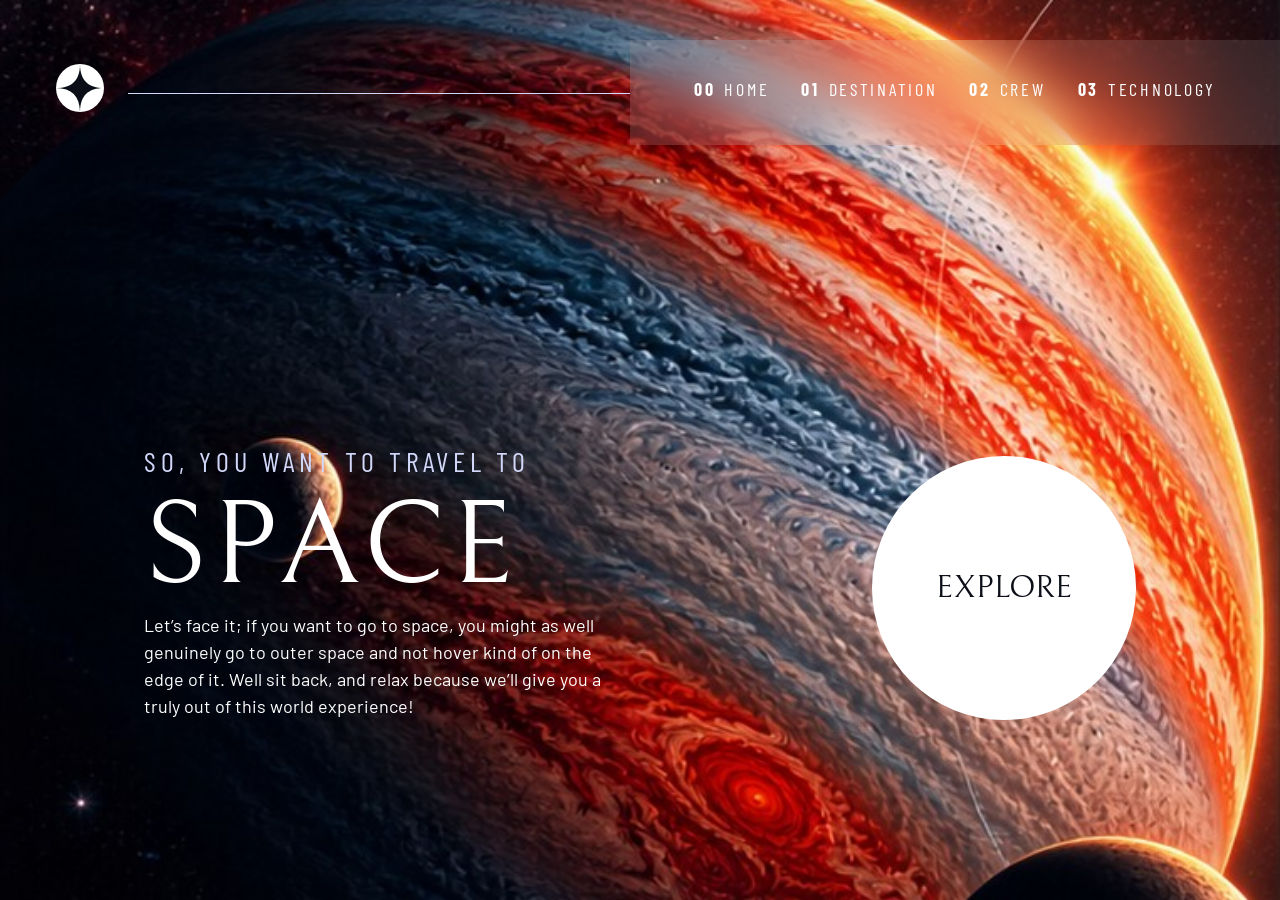
<file: projects/space_tourism_travel/index.html>
<!DOCTYPE html>
<html lang="en">
<head>
  <meta charset="UTF-8">
  <meta name="viewport" content="width=device-width, initial-scale=1.0">

  <link rel="icon" type="image/png" sizes="32x32" href="./assets/favicon-32x32.png">
  <!-- Google fonts -->
  <link rel="preconnect" href="https://fonts.googleapis.com">
  <link rel="preconnect" href="https://fonts.gstatic.com" crossorigin>
  <link href="https://fonts.googleapis.com/css2?family=Barlow+Condensed:wght@400;700&family=Bellefair&family=Barlow:wght@400;700&display=swap"
      rel="stylesheet">

  <!-- Our custom CSS -->
  <link rel="stylesheet" href="index.css">
  <title>Space Tourism Website | Home</title>

  <script src="index.js" defer></script>
</head>
<body class="home">
    <a class="skip-to-content" href="#main">Skip to content</a>
    <header class="primary-header flex">
      <div>
          <img src="./assets/shared/logo.svg" alt="Space tourism logo" class="logo">
      </div>
      <button class="mobile-nav-toggle" aria-controls="primary-navigation" aria-expanded="false"><span class="sr-only">Menu</span></button>
      <nav>
        <ul id="primary-navigation" class="primary-navigation underline-indicators flex">
          <li class="active"><a class="uppercase ff-sans-cond text-white letter-spacing-2" href="index.html"><span aria-hidden="true">00</span>Home</a></li>
          <li><a class="uppercase ff-sans-cond text-white letter-spacing-2" href="destination.html"><span aria-hidden="true">01</span>Destination</a></li>
          <li><a class="uppercase ff-sans-cond text-white letter-spacing-2" href="crew.html"><span aria-hidden="true">02</span>Crew</a></li>
          <li><a class="uppercase ff-sans-cond text-white letter-spacing-2" href="technology.html"><span aria-hidden="true">03</span>Technology</a></li>
        </ul>
      </nav>
    </header>

  <main id="main" class="grid-container grid-container--home">
    <div>
      <h1 class="text-light fs-500 ff-sans-cond uppercase letter-spacing-1">So, you want to travel to
      <span class="d-block fs-900 ff-serif text-white">Space</span></h1>

      <p>Let’s face it; if you want to go to space, you might as well genuinely go to 
      outer space and not hover kind of on the edge of it. Well sit back, and relax 
      because we’ll give you a truly out of this world experience! </p>
    </div>

    <div>
      <a href="destination.html" class="large-button uppercase ff-serif text-dark bg-white">Explore</a>
    </div>
  </main>

</body>
</html>
</file>
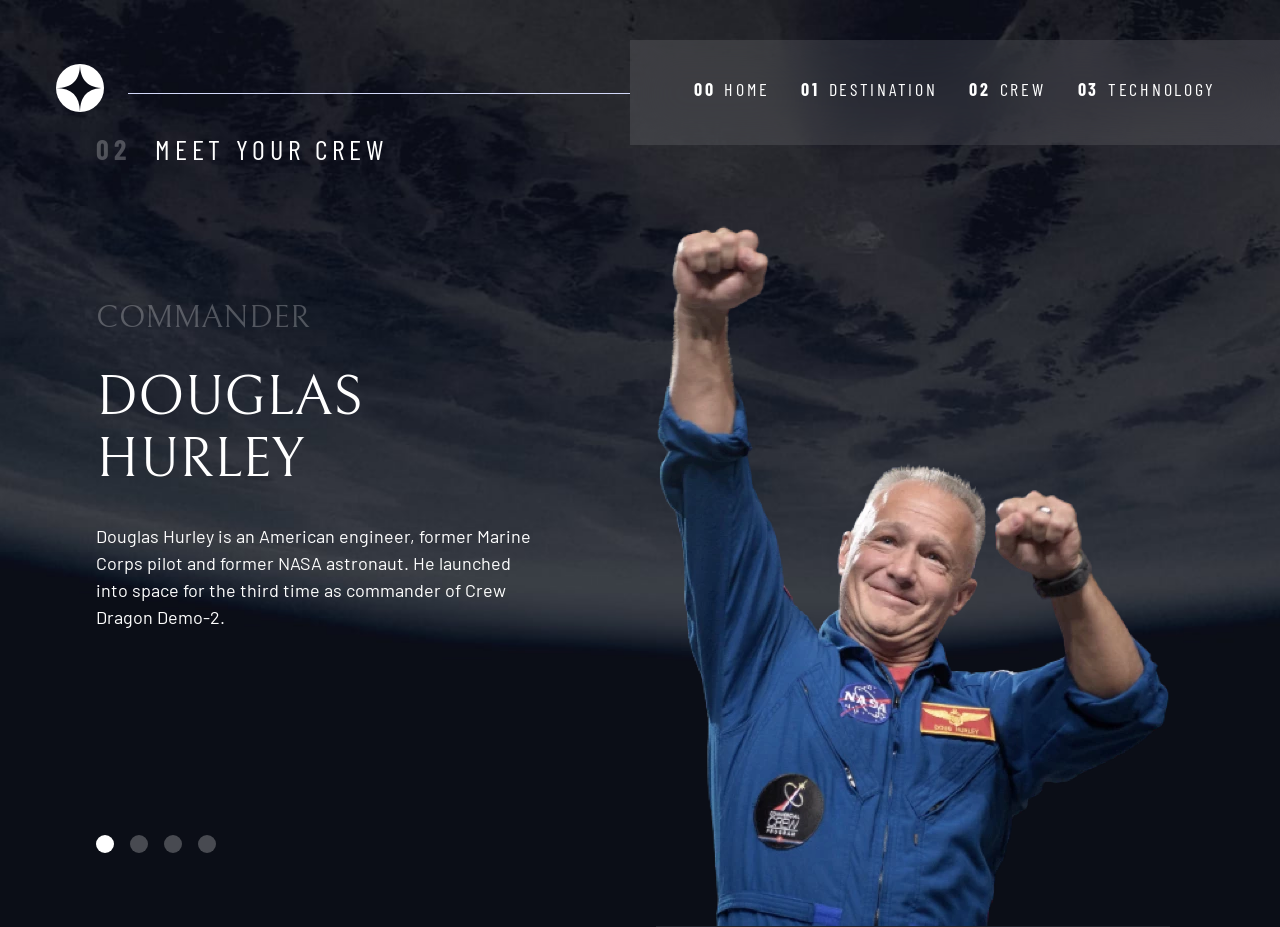
<file: projects/space_tourism_travel/crew.html>
<!DOCTYPE html>
<html lang="en">
<head>
  <meta charset="UTF-8">
  <meta name="viewport" content="width=device-width, initial-scale=1.0">

  <link rel="icon" type="image/png" sizes="32x32" href="./assets/favicon-32x32.png">
  <link rel="preconnect" href="https://fonts.googleapis.com">
  <link rel="preconnect" href="https://fonts.gstatic.com" crossorigin>
  <link href="https://fonts.googleapis.com/css2?family=Barlow+Condensed:wght@400;700&family=Bellefair&family=Barlow:wght@400;700&display=swap"
      rel="stylesheet">

  <link rel="stylesheet" href="index.css">
  <title>Space Tourism Website | Crew</title>

  <script src="index.js" defer></script>
</head>
<body class="crew">
    <a class="skip-to-content" href="#main">Skip to content</a>
    <header class="primary-header flex">
      <div>
          <img src="./assets/shared/logo.svg" alt="Space tourism logo" class="logo">
      </div>
      <button class="mobile-nav-toggle" aria-controls="primary-navigation" aria-expanded="false"><span class="sr-only">Menu</span></button>
      <nav>
        <ul id="primary-navigation" class="primary-navigation underline-indicators flex">
          <li><a class="uppercase ff-sans-cond text-white letter-spacing-2" href="index.html"><span aria-hidden="true">00</span>Home</a></li>
          <li><a class="uppercase ff-sans-cond text-white letter-spacing-2" href="destination.html"><span aria-hidden="true">01</span>Destination</a></li>
          <li class="active"><a class="uppercase ff-sans-cond text-white letter-spacing-2" href="crew.html"><span aria-hidden="true">02</span>Crew</a></li>
          <li><a class="uppercase ff-sans-cond text-white letter-spacing-2" href="technology.html"><span aria-hidden="true">03</span>Technology</a></li>
        </ul>
      </nav>
    </header>

  <main id="main" class="grid-container grid-container--crew flow">
    <h1 class="numbered-title"><span aria-hidden="true">02</span> Meet your crew</h1>

    <picture id="crew-image">
      <source srcset="./assets/crew/image-douglas-hurley.webp" media="(min-width: 45em)">
      <img src="./assets/crew/image-douglas-hurley.png" alt="Douglas Hurley">
    </picture>

    <div class="dot-indicators flex" role="tablist" aria-label="crew member list">
      <button aria-selected="true" role="tab" tabindex="0" data-crew="douglas"><span class="sr-only">Douglas Hurley</span></button>
      <button aria-selected="false" role="tab" tabindex="-1" data-crew="mark"><span class="sr-only">Mark Shuttleworth</span></button>
      <button aria-selected="false" role="tab" tabindex="-1" data-crew="victor"><span class="sr-only">Victor Glover</span></button>
      <button aria-selected="false" role="tab" tabindex="-1" data-crew="anousheh"><span class="sr-only">Anousheh Ansari</span></button>
    </div>

    <article class="crew-info flow">
      <h2 id="crew-role" class="fs-600 ff-serif uppercase text-white" style="opacity:.5">Commander</h2>
      <p id="crew-name" class="fs-700 ff-serif uppercase">Douglas Hurley</p>
      <p id="crew-bio">Douglas Hurley is an American engineer, former Marine Corps pilot and former NASA astronaut. He launched into space for the third time as commander of Crew Dragon Demo-2.</p>
    </article>
  </main>

</body>
</html>
</file>
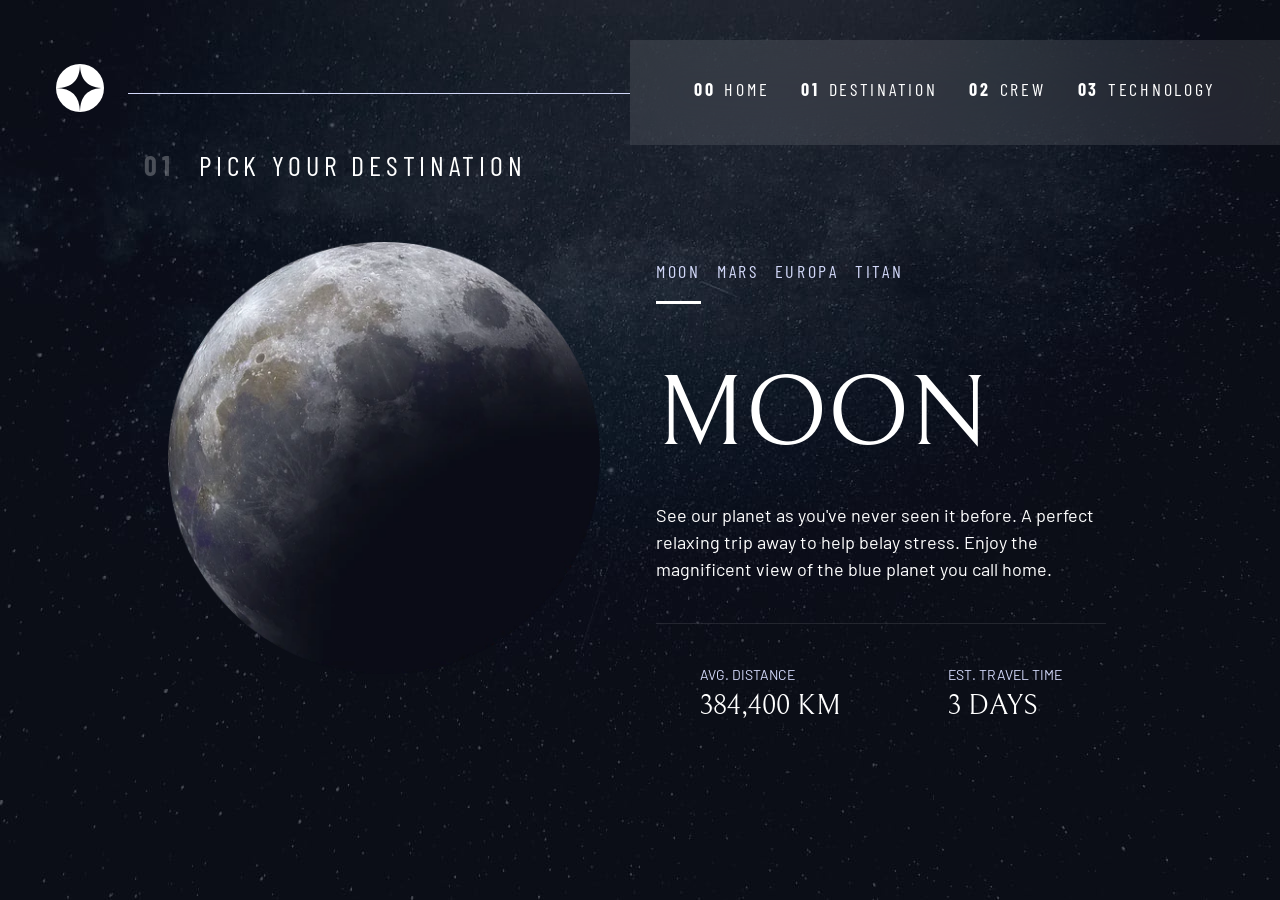
<file: projects/space_tourism_travel/destination.html>
<!DOCTYPE html>
<html lang="en">
<head>
  <meta charset="UTF-8">
  <meta name="viewport" content="width=device-width, initial-scale=1.0">

  <link rel="icon" type="image/png" sizes="32x32" href="./assets/favicon-32x32.png">
  <!-- Google fonts -->
  <link rel="preconnect" href="https://fonts.googleapis.com">
  <link rel="preconnect" href="https://fonts.gstatic.com" crossorigin>
  <link href="https://fonts.googleapis.com/css2?family=Barlow+Condensed:wght@400;700&family=Bellefair&family=Barlow:wght@400;700&display=swap"
      rel="stylesheet">

  <!-- Our custom CSS -->
  <link rel="stylesheet" href="index.css">
  <title>Space Tourism Website | Destination</title>

  <script src="index.js" defer></script>
</head>
<body class="destination">
    <a class="skip-to-content" href="#main">Skip to content</a>
    <header class="primary-header flex">
      <div>
          <img src="./assets/shared/logo.svg" alt="Space tourism logo" class="logo">
      </div>
      <button class="mobile-nav-toggle" aria-controls="primary-navigation" aria-expanded="false"><span class="sr-only">Menu</span></button>
      <nav>
        <ul id="primary-navigation" class="primary-navigation underline-indicators flex">
          <li><a class="uppercase ff-sans-cond text-white letter-spacing-2" href="index.html"><span aria-hidden="true">00</span>Home</a></li>
          <li class="active"><a class="uppercase ff-sans-cond text-white letter-spacing-2" href="destination.html"><span aria-hidden="true">01</span>Destination</a></li>
          <li><a class="uppercase ff-sans-cond text-white letter-spacing-2" href="crew.html"><span aria-hidden="true">02</span>Crew</a></li>
          <li><a class="uppercase ff-sans-cond text-white letter-spacing-2" href="technology.html"><span aria-hidden="true">03</span>Technology</a></li>
        </ul>
      </nav>
    </header>

  <main id="main" class="grid-container grid-container--destination flow">
    <h1 class="numbered-title"><span aria-hidden="true">01</span> Pick your destination</h1>

    <picture id="destination-image">
      <source srcset="./assets/destination/image-moon.webp" media="(min-width: 45em)">
      <img src="./assets/destination/image-moon.png" alt="The Moon">
    </picture>

    <div class="tab-list underline-indicators flex" role="tablist" aria-label="destination list">
      <button aria-selected="true" role="tab" tabindex="0" class="uppercase ff-sans-cond text-light letter-spacing-2" data-destination="moon">Moon</button>
      <button aria-selected="false" role="tab" tabindex="-1" class="uppercase ff-sans-cond text-light letter-spacing-2" data-destination="mars">Mars</button>
      <button aria-selected="false" role="tab" tabindex="-1" class="uppercase ff-sans-cond text-light letter-spacing-2" data-destination="europa">Europa</button>
      <button aria-selected="false" role="tab" tabindex="-1" class="uppercase ff-sans-cond text-light letter-spacing-2" data-destination="titan">Titan</button>
    </div>

    <article class="destination-info flow" id="destination-info">
      <h2 id="destination-title" class="fs-800 uppercase ff-serif">Moon</h2>
      <p id="destination-description">See our planet as you've never seen it before. A perfect relaxing trip away to help belay stress. Enjoy the magnificent view of the blue planet you call home.</p>

      <div class="destination-meta flex">
        <div>
          <h3 class="text-light fs-200 uppercase">Avg. distance</h3>
          <p id="destination-distance" class="ff-serif uppercase">384,400 km</p>
        </div>
        <div>
          <h3 class="text-light fs-200 uppercase">Est. travel time</h3>
          <p id="destination-time" class="ff-serif uppercase">3 days</p>
        </div>
      </div>
    </article>
  </main>

</body>
</html>
</file>
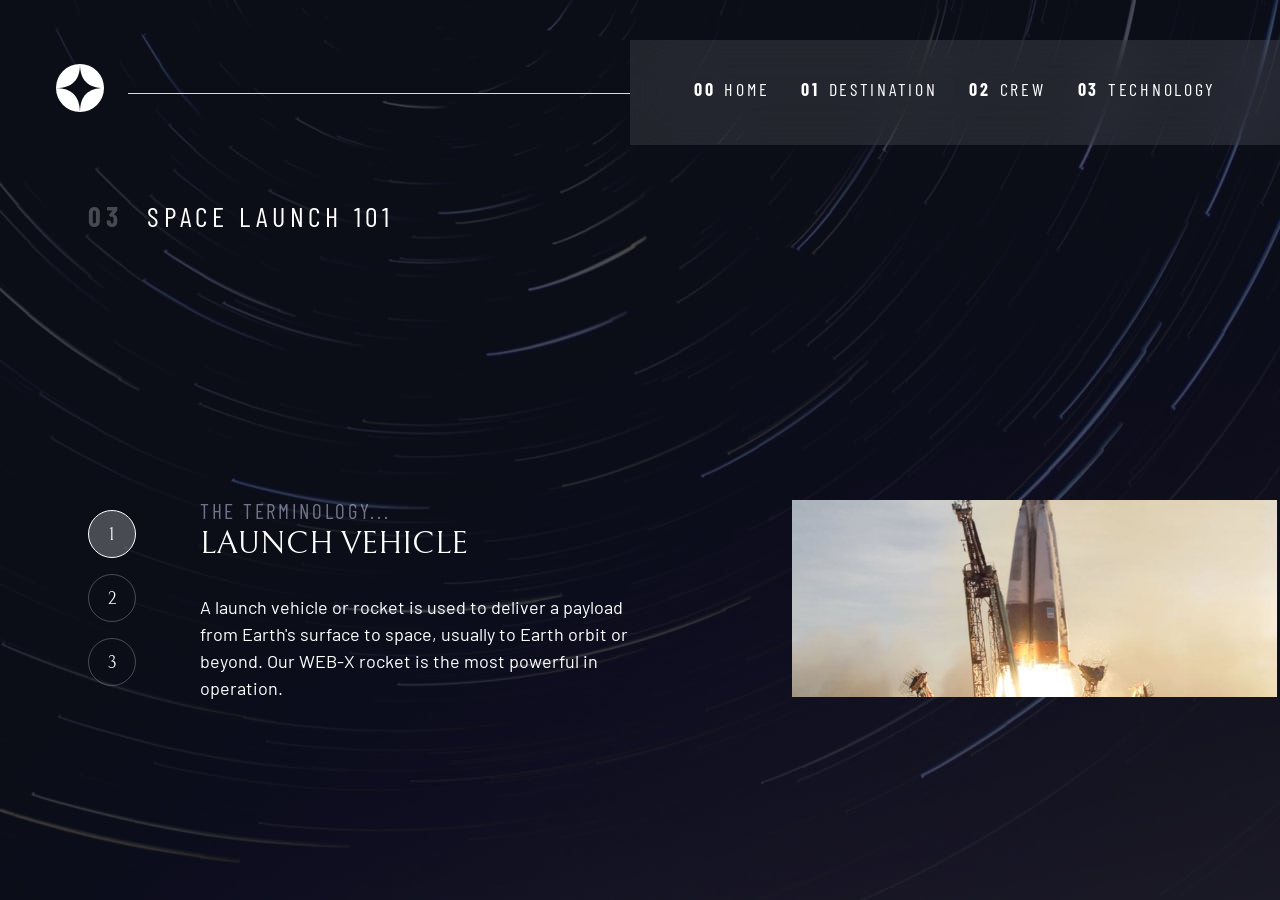
<file: projects/space_tourism_travel/technology.html>
<!DOCTYPE html>
<html lang="en">
<head>
  <meta charset="UTF-8">
  <meta name="viewport" content="width=device-width, initial-scale=1.0">

  <link rel="icon" type="image/png" sizes="32x32" href="./assets/favicon-32x32.png">
  <link rel="preconnect" href="https://fonts.googleapis.com">
  <link rel="preconnect" href="https://fonts.gstatic.com" crossorigin>
  <link href="https://fonts.googleapis.com/css2?family=Barlow+Condensed:wght@400;700&family=Bellefair&family=Barlow:wght@400;700&display=swap"
      rel="stylesheet">

  <link rel="stylesheet" href="index.css">
  <title>Space Tourism Website | Technology</title>

  <script src="index.js" defer></script>
</head>
<body class="technology">
    <a class="skip-to-content" href="#main">Skip to content</a>
    <header class="primary-header flex">
      <div>
          <img src="./assets/shared/logo.svg" alt="Space tourism logo" class="logo">
      </div>
      <button class="mobile-nav-toggle" aria-controls="primary-navigation" aria-expanded="false"><span class="sr-only">Menu</span></button>
      <nav>
        <ul id="primary-navigation" class="primary-navigation underline-indicators flex">
          <li><a class="uppercase ff-sans-cond text-white letter-spacing-2" href="index.html"><span aria-hidden="true">00</span>Home</a></li>
          <li><a class="uppercase ff-sans-cond text-white letter-spacing-2" href="destination.html"><span aria-hidden="true">01</span>Destination</a></li>
          <li><a class="uppercase ff-sans-cond text-white letter-spacing-2" href="crew.html"><span aria-hidden="true">02</span>Crew</a></li>
          <li class="active"><a class="uppercase ff-sans-cond text-white letter-spacing-2" href="technology.html"><span aria-hidden="true">03</span>Technology</a></li>
        </ul>
      </nav>
    </header>

  <main id="main" class="grid-container grid-container--technology flow">
    <h1 class="numbered-title" style="margin-inline: auto;"><span aria-hidden="true">03</span> Space launch 101</h1>

    <div class="number-indicators flex" role="tablist" aria-label="technology list">
      <button aria-selected="true" role="tab" tabindex="0" data-tech="launch-vehicle" class="ff-serif">1</button>
      <button aria-selected="false" role="tab" tabindex="-1" data-tech="spaceport" class="ff-serif">2</button>
      <button aria-selected="false" role="tab" tabindex="-1" data-tech="capsule" class="ff-serif">3</button>
    </div>

    <article class="technology-info flow">
      <div>
        <h3 class="text-light ff-sans-cond uppercase letter-spacing-2" style="opacity:.5">The terminology...</h3>
        <p id="tech-title" class="fs-600 ff-serif uppercase text-white">Launch vehicle</p>
      </div>
      <p id="tech-description">A launch vehicle or rocket is used to deliver a payload from Earth's surface to space, usually to Earth orbit or beyond. Our WEB-X rocket is the most powerful in operation.</p>
    </article>

    <picture id="tech-image">
      <source srcset="./assets/technology/image-launch-vehicle-portrait.jpg" media="(min-width: 45em) and (max-width: 64.999em)">
      <source srcset="./assets/technology/image-launch-vehicle-landscape.jpg" media="(min-width: 65em)">
      <img src="./assets/technology/image-launch-vehicle-landscape.jpg" alt="Launch vehicle illustration">
    </picture>
  </main>

</body>
</html>
</file>
<file: projects/space_tourism_travel/index.css>
/* ------------------- */
/* Custom properties   */
/* ------------------- */

:root {
    /* colors */
    --clr-dark: 230 35% 7%;
    --clr-light: 231 77% 90%;
    --clr-white: 0 0% 100%;
    
    /* font-sizes */
    --fs-900: clamp(5rem, 8vw + 1rem, 9.375rem);    
    --fs-800: 3.5rem;
    --fs-700: 1.5rem;
    --fs-600: 1rem;
    --fs-500: 1rem;
    --fs-400: 0.9375rem;
    --fs-300: 1rem;
    --fs-200: 0.875rem;
    
    /* font-families */
    --ff-serif: "Bellefair", serif;
    --ff-sans-cond: "Barlow Condensed", sans-serif;
    --ff-sans-normal: "Barlow", sans-serif;
}

/* Tablet sizes */
@media (min-width: 35rem) {
    .root {
        /* font-sizes */
            --fs-900: 9.375rem;
            --fs-800: 5rem;
            --fs-700: 2.5rem;
            --fs-600: 1.5rem;
            --fs-500: 1.25rem;
            --fs-400: 1rem;
    }

}

/* Desktop sizes */
@media (min-width: 45rem) {
    :root {
        --fs-800: 6.25rem;
        --fs-700: 3.5rem;
        --fs-600: 2rem;
        --fs-500: 1.75rem;
        --fs-400: 1.125rem;
        --fs-300: 1rem;
        --fs-200: 0.875rem;
    }
    .primary-header {
        justify-content: space-between;
        align-items: center;
        position: relative; /* anchor for ::after */
    }

    .primary-navigation::after {
        content: '';
        position: absolute;
        top: 50%;
        right: 100%;
        width: calc(100vw - 100% - clamp(6rem, 10vw, 8rem));
        height: 1px;
        justify-content: space-between;
        align-items: center;
        background-color: hsl(var(--clr-light) / 1);
        transform: translateY(-50%);
        pointer-events: none;
    }
}

/* ------------------- */
/* Reset               */
/* ------------------- */

/* https://piccalil.li/blog/a-modern-css-reset/ */

/* Box sizing */
*,
*::before,
*::after {
    box-sizing: border-box;
}

/* Reset margins */
body,
h1,
h2,
h3,
h4,
h5,
p,
figure,
picture {
    margin: 0; 
}

h1,
h2,
h3,
h4,
h5,
h6,
p {
    font-weight: 400;
}

/* set up the body */
body {
    font-family: var(--ff-sans-normal);
    font-size: var(--fs-400);
    color: hsl( var(--clr-white) );
    background-color: hsl( var(--clr-dark) );
    line-height: 1.5;
    min-height: 100vh;

    display: grid;
    grid-template-rows: auto 1fr auto;

    overflow-x: hidden;
}

/* to stack up objects */
.stack {
    display: flex;
    flex-direction: column;
    align-items: center;
}

/* make images easier to work with */
img,
picture {
    max-width: 100%;
    display: block;
}

/* make form elements easier to work with */
input,
button,
textarea,
select {
    font: inherit;
}

/* remove animations for people who've turned them off */
@media (prefers-reduced-motion: reduce) {  
  *,
  *::before,
  *::after {
    animation-duration: 0.01ms !important;
    animation-iteration-count: 1 !important;
    transition-duration: 0.01ms !important;
    scroll-behavior: auto !important;
  }
}


/* ------------------- */
/* Utility classes     */
/* ------------------- */

/* general */

.flex {
    display: flex;
    gap: var(--gap, 1rem);
}

.grid {
    display: grid;
    gap: var(--gap, 1rem);
}

.d-block{
    display: block;
}

.flow > *:where(:not(:first-child)) {
    margin-top: var(--flow-space, 1rem);
}

.container {
    padding-inline: 2em;
    margin-inline: auto;
    max-width: 80rem;
}

.grid-container {
    display: grid;
    text-align: center;
    padding-inline: 2rem;
    place-items: center;
    column-gap: var(--container-gap, 1.5rem);
    row-gap: var(--container-gap, 1.5rem);
    grid-template-columns: 1fr;
}

.grid-container >* {
    max-width: 45ch;
}

/* Tablet and up */
@media (min-width: 45rem) {
    .grid-container {
        padding-inline: 2rem;
        column-gap: var(--container-gap, 2rem);
        grid-template-columns: repeat(2, 1fr);
    }
}

/* Medium screens need space below the fixed navigation bar */
@media (min-width: 40rem) and (max-width: 64.9999rem) {
    .grid-container--home {
        padding-top: 9rem;
        row-gap: 3rem;
    }
}

/* Desktop and up */
@media (min-width: 65rem) {
    .grid-container {
        grid-template-columns: minmax(0, 1.2fr) auto;
        padding-inline: min(7vw, 8rem);
        align-items: end;
    }

    .grid-container--home {
        padding-top: 5rem;
        padding-bottom: max(6rem, 18vh);
        column-gap: 6rem;
    }

    .grid-container--home > div:first-child {
        text-align: left;
        justify-self: start;
        max-width: 42rem;
    }

    .grid-container--home > div:last-child {
        justify-self: end;
        align-self: end;
    }

    .grid-container--home p {
        max-width: 38rem;
    }
}

.sr-only {
  position: absolute; 
  width: 1px;
  height: 1px;
  padding: 0;
  margin: -1px; 
  overflow: hidden;
  clip: rect(0, 0, 0, 0);
  white-space: nowrap; /* added line */
  border: 0;
}

.skip-to-content {
    position: absolute;
    z-index: 9999;
    background: hsl( var(--clr-white) );
    color: hsl( var(--clr-dark) );
    padding: .5em 1em;
    margin-inline: auto;
    transform: translateY(-100%);
    transition: transform 250ms ease-in;
}

.skip-to-content:focus {
    transform: translateY(0);
}

/* colors */

.bg-dark { background-color: hsl( var(--clr-dark) );}
.bg-light { background-color: hsl( var(--clr-light) );}
.bg-white { background-color: hsl( var(--clr-white) );}

.text-dark { color: hsl( var(--clr-dark) );}
.text-light { color: hsl( var(--clr-light) );}
.text-white { color: hsl( var(--clr-white) );}

/* typography */

.ff-serif { font-family: var(--ff-serif); } 
.ff-sans-cond { font-family: var(--ff-sans-cond); } 
.ff-sans-normal { font-family: var(--ff-sans-normal); } 

.letter-spacing-1 { letter-spacing: 4.75px; } 
.letter-spacing-2 { letter-spacing: 2.7px; } 
.letter-spacing-3 { letter-spacing: 2.35px; } 

.uppercase { text-transform: uppercase; }

.fs-900 { font-size: var(--fs-900); }
.fs-800 { font-size: var(--fs-800); }
.fs-700 { font-size: var(--fs-700); }
.fs-600 { font-size: var(--fs-600); }
.fs-500 { font-size: var(--fs-500); }
.fs-400 { font-size: var(--fs-400); }
.fs-300 { font-size: var(--fs-300); }
.fs-200 { font-size: var(--fs-200); }

.fs-900,
.fs-800,
.fs-700,
.fs-600 {
    line-height: 1.1;
}

.numbered-title {
    font-family: var(--ff-sans-cond);
    font-size: var(--fs-500);
    text-transform: uppercase;
    letter-spacing: 4.72px; 
}

.numbered-title span {
    margin-right: .5em;
    font-weight: 700;
    color: hsl( var(--clr-white) / .25);
}


/* ------------------- */
/* Components         */
/* ------------------- */

.large-button {
    position: relative;
    z-index: 1;
    display: inline-grid;
    place-items: center;
    font-size: 2rem;
    padding: 0 2em;
    border-radius: 50%;
    aspect-ratio: 1;
    text-decoration: none;
}

.large-button::after {
    content: '';
    position: absolute;
    z-index: -1;
    width: 100%;
    height: 100%;
    background: hsl( var(--clr-white) / .1);
    border-radius: 50%;
    opacity: 0;
    transition: opacity 500ms linear, transform 750ms ease-in-out;
}
 
.large-button:hover::after,
.large-button:focus::after {
    opacity: 1;
    transform: scale(1.5);
}

/* primary header */

.logo {
    margin: 1.5rem clamp(1.5rem, 5vw, 3.5rem);
    padding-top: 0;
}

.primary-header {
    justify-content: space-between;
    align-items: center;
}

.primary-navigation {
    --gap: clamp(2rem, 5vw, 3.5rem);
    --underline-gap: 2rem;
    list-style: none;
    padding: 0;
    margin: 0;
    display: flex;
}

.primary-navigation a {
    display: inline-block;
    padding: var(--underline-gap, 1rem) 0;
    text-decoration: none;
    border: 0;
    border-bottom: .2rem solid transparent;
}

.primary-navigation a > span {
    font-weight: 700;
    margin-right: .5em;
}

/* Mobile only - right side full height */
@media (max-width: 39.9999rem) {
    .primary-navigation {
        --underline-gap: 0.5rem;
        position: fixed;
        z-index: 1000;
        list-style: none;
        inset: 0 0 0 auto;
        width: 70%;
        margin: 0;
        padding: min(20rem, 10vh) 2rem;
        height: 100vh;
        flex-direction: column;

        /* background-color and blur effect */
        background-color: hsl(var(--clr-white) / .1);
        backdrop-filter: blur(1.5rem);
        -webkit-backdrop-filter: blur(1.5rem); /* for Safari browser*/
        transform: translateX(100%);
        transition: transform 500ms ease-in-out;
    }

    .primary-navigation[data-visible="true"] {
        transform: translateX(0) !important;
    }
}

/* Desktop and up - left side */
@media (min-width: 40rem) {
    .logo {
        position: fixed;
        top: 2.75rem;
        left: clamp(1.5rem, 5vw, 3.5rem);
        margin: 0;
    }

    .primary-navigation {
        --underline-gap: 0.75rem;
        position: fixed;
        top: 1rem;
        right: 0;
        gap: clamp(1.75rem, 2.5vw, 2.5rem);
        padding: 0.75rem 1.5rem;
        width: fit-content;
        flex-direction: row;

        /* background-color and blur effect */
        background-color: hsl(var(--clr-white) / .1);
        backdrop-filter: blur(1.5rem);
        -webkit-backdrop-filter: blur(1.5rem); /* for Safari browser*/
    }
}

/* for Firefox broswer */
@supports (backdrop-filter: blur(1rem)) {
    .primary-navigation {
        background: hsl( var(--clr-white) / 0.1);
        backdrop-filter: blur(1.5rem);
    }
}
/* Mobile view */
@media (max-width: 39.9999rem) {
    .primary-navigation a {
        cursor: pointer;
        transition: all 200ms ease-in-out;
    }

    .mobile-nav-toggle {
        display: block;
        position: absolute;
        z-index: 2000;
        top: 2rem;
        right: 1rem;
        width: 1.5rem;
        aspect-ratio: 1;
        padding: 0;
        border: 0;
        background-color: transparent;
        background-image: url('./assets/shared/icon-hamburger.svg');
        background-repeat: no-repeat;
        background-position: center;
        background-size: contain;
    }

    .mobile-nav-toggle[aria-expanded="true"] {
        background-image: url('./assets/shared/icon-close.svg');
    }

    .mobile-nav-toggle:focus-visible {
        outline: 5px solid white;
        outline-offset: 5px;
    }
}

@media (min-width: 40rem) and (max-width: 64.9999rem) {
    .primary-navigation {
        gap: 2rem clamp(1.2rem, 2.5vw, 1.95rem);
        padding-inline: 1rem;
    }
}

@media (min-width: 45em) {
    .logo {
        top: 4rem;
    }

    .primary-navigation {
        padding-inline: clamp(3rem, 5vw, 7rem);
    }
}

@media (min-width: 40em) and (max-width: 45em) {    
    .primary-navigation a > span {
        display: none;
    }
}

@media (min-width: 45rem) {
    .primary-navigation {
        margin-block: 1.5rem;
    }
}

.underline-indicators > * {
    cursor: pointer;
    padding: var(--underline-gap, 1rem) 0;
    border: 0;
    border-bottom: .2rem solid transparent;
}

.primary-navigation a:hover,
.primary-navigation a:focus-visible,
.tab-list button:hover,
.tab-list button:focus-visible {
    border-bottom-color: hsl( var(--clr-white) / .5);
}

.mobile-nav-toggle {
    display: none;
}

@media (max-width: 39.9999rem) {
    .mobile-nav-toggle {
        display: block;
    }
}

.dot-indicators > * {
    cursor: pointer;
    border: 0;
    border-radius: 50%;
    aspect-ratio: 1;
    padding: .5em;
    background-color: hsl( var(--clr-white) / .25);
}

.dot-indicators > [aria-selected="true"] {
    background-color: hsl( var(--clr-white) / 1);
}

.dot-indicators > *:hover:not([aria-selected="true"]),
.dot-indicators > *:focus-visible:not([aria-selected="true"]) {
    background-color: hsl( var(--clr-white) / .5);
}

.number-indicators > * {
    cursor: pointer;
    border: 0;
    border-radius: 100%;
    width: 3rem;
    height: 3rem;
    aspect-ratio: 1;   
    color: hsl(var(--clr-white));
    background-color: transparent;
    border: 1px solid hsl(var(--clr-white) / .25);
}

.number-indicators > *:hover,
.number-indicators > *:focus {
    background-color: hsl( var(--clr-white) / .5);
}

.number-indicators > [aria-selected="true"] {
    background-color: hsl(var(--clr-white) / .25); /* semi-white, not full */
    border: 1px solid hsl(var(--clr-white));
}

/* ------------------------- */
/* Page specific background  */
/* ------------------------- */

body {
    background-size: cover;
    background-position: bottom center;
}

/* home */

.home {
    background-image: url(./assets/home/background-home-mobile1.jpg);
}

@media (min-width: 35rem) {
    .home {
        background-position: center center;
        background-image: url(./assets/home/background-home-tablet1.jpg);
    }

}

@media (min-width: 45rem) {
    .home {
        background-image: url(./assets/home/background-home-desktop1.jpg);
    }

}

/*Layout*/

.grid-container {
    text-align: center;
    display: grid;
    place-items: center;
    padding-inline: 1rem;
    padding-bottom: 4rem;
}

.grid-container p:not([class]) {
    max-width: 50ch;
}

.numbered-title {
    grid-area: title;
    justify-self: center;
}

/* destination layout*/

.grid-container--destination {
    --flow-space: 2rem;
    padding-top: 7rem;
    grid-template-areas:
        'title'
        'image'
        'tabs'
        'content';
}

.grid-container--destination > picture {
    grid-area: image;
    max-width: 60%;
    align-self: start;
    justify-self: center;
}

.grid-container--destination > .tab-list {
    grid-area: tabs;
}

.grid-container--destination > .destination-info {
    grid-area: content;
}

@media (min-width: 35rem) {
    .numbered-title {
        justify-self: start;
        margin-top: 2rem;
    }

    .destination-meta {
        flex-direction: row;
        justify-content: space-evenly;
        --gap: min(6vw, 6rem);
    }
}

@media (min-width: 45rem) {
    .grid-container {
        text-align: left;
        column-gap: var(--container-gap, 2rem);
        grid-template-columns: minmax(1rem, 1fr) repeat(2, minmax(0, 30rem)) minmax(1rem, 1fr);
    }
    
    .grid-container--home {
        padding-bottom: max(6rem, 20vh);
        align-items: end;
    }
    
    .grid-container--home > *:first-child {
        grid-column: 2;
    }

    .grid-container--home > *:last-child {
        grid-column: 3;
    }
    
    .grid-container--destination {
        justify-items: start;
        align-content: start;
        grid-template-areas:
            '. title title .'
            '. image tabs .'
            '. image content .';
    }

    .grid-container--destination > picture {
        max-width: 90%;
    }

    .destination-meta {
        --gap: min(6vw, 6rem);
        justify-content: start;
    }
}

.destination-meta {
    display: flex;
    flex-direction: row; /* horizontal layout */
    justify-content: space-evenly;
    gap: 4rem; /* spacing between distance and time */
    border-top: 1px solid hsl(var(--clr-white) / .1);
    margin-top: 2.5rem;
    padding-top: 2.5rem;
}


.destination-meta p {
    font-size: 1.75rem;
}

.tab-list button {
    appearance: none;
    -webkit-appearance: none;
    background-color: transparent;
    cursor: pointer;
}

.tab-list button[aria-selected="true"] {
    border-color: hsl( var(--clr-white) / 1);
}

/* destination background*/

.destination {
    background-image: url(./assets/destination/background-destination-mobile.jpg);
}

@media (min-width: 35rem) {
    .destination {
        background-position: center center;
        background-image: url(./assets/destination/background-destination-tablet.jpg);
    }
}

@media (min-width: 45rem) {
    .destination {
        background-image: url(./assets/destination/background-destination-desktop.jpg);
    }
}

/* crew layout */  

.grid-container--crew {
    --flow-space: 2rem;
    padding-top: 6rem;
    grid-template-areas:
        'title'
        'image'
        'dots'
        'content';
}

.grid-container--crew > picture {
    grid-area: image;
    max-width: 60%;
    border-bottom: 1px solid hsl( var(--clr-white) / .1);
}

.grid-container--crew > .dot-indicators {
    grid-area: dots;
}

.grid-container--crew > .crew-info {
    grid-area: content;
}

.crew-info h2 {
    color: hsl( var(--clr-white) / .5);
}

@media (min-width: 35rem) and (max-width: 44.9999rem) {
    .grid-container--crew {
        min-height: 100vh;
        align-content: space-between;
        grid-template-areas:
            'title'
            'content'
            'dots'
            'image';
    }

    .grid-container--crew > picture {
        align-self: end;
    }
}

@media (min-width: 45rem) {
    .grid-container--crew {
        grid-template-columns: minmax(1rem, 1fr) minmax(0, 33rem) minmax(0, 33rem) minmax(1rem, 1fr);
        justify-items: start;
        align-content: end;
        padding-bottom: 0;
        grid-template-areas:
            '. title title .'
            '. content image .'
            '. dots image .';
    }

    .grid-container--crew > picture {
        grid-column: span 2;
        align-self: end;
        max-width: 90%;
    }
}

/* crew background*/

.crew {
    background-image: url(./assets/crew/background-crew-mobile.jpg);
}

@media (min-width: 35rem) {
    .crew {
        background-position: center center;
        background-image: url(./assets/crew/background-crew-tablet.jpg);
    }
}

@media (min-width: 45rem) {
    .crew {
        background-image: url(./assets/crew/background-crew-desktop.jpg);
    }
}

/* technology layout*/

.grid-container--technology {
    --flow-space: 2rem;
    padding-inline: 0;
    padding-top: 6rem;
    grid-template-areas:
        'title'
        'image'
        'tech'
        'content';
}

.grid-container--technology > picture {
    grid-area: image;
    max-width: 100%;
}

.grid-container--technology > .number-indicators {
    grid-area: tech;
}

.grid-container--technology > .technology-info {
    grid-area: content;
    padding-inline: 1.5rem;
}

.number-indicators > * {
    color: hsl( var(--clr-white) );
    background-color: transparent;
    border: 1px solid hsl( var(--clr-white) / .25);
}

@media (min-width: 45rem) {
    .grid-container--technology {
        justify-items: start;
        grid-template-columns: minmax(2rem, 1fr) minmax(0, 5rem) minmax(0, 35rem) minmax(0, 25rem) minmax(2rem, 1fr);
        grid-template-areas:
            '. title title title .'
            '. tech content image image'
            '. tech content image image';
    }

    .grid-container--technology > .numbered-title {
        margin-inline: 0 !important;
    }

    .number-indicators {
        flex-direction: column;
    }

    .grid-container--technology > .technology-info {
        padding-inline: 0;
    }

    .grid-container--technology > picture {
        grid-column: 4 / 6;
        justify-self: end;
        max-width: none;
        width: 100%;
    }
}

/* technology background*/

.technology {
    background-image: url(./assets/technology/background-technology-mobile.jpg);
}

@media (min-width: 35rem) {
    .technology {
        background-position: center center;
        background-image: url(./assets/technology/background-technology-tablet.jpg);
    }
}

@media (min-width: 45rem) {
    .technology {
        background-image: url(./assets/technology/background-technology-desktop.jpg);
    }
}
</file>
